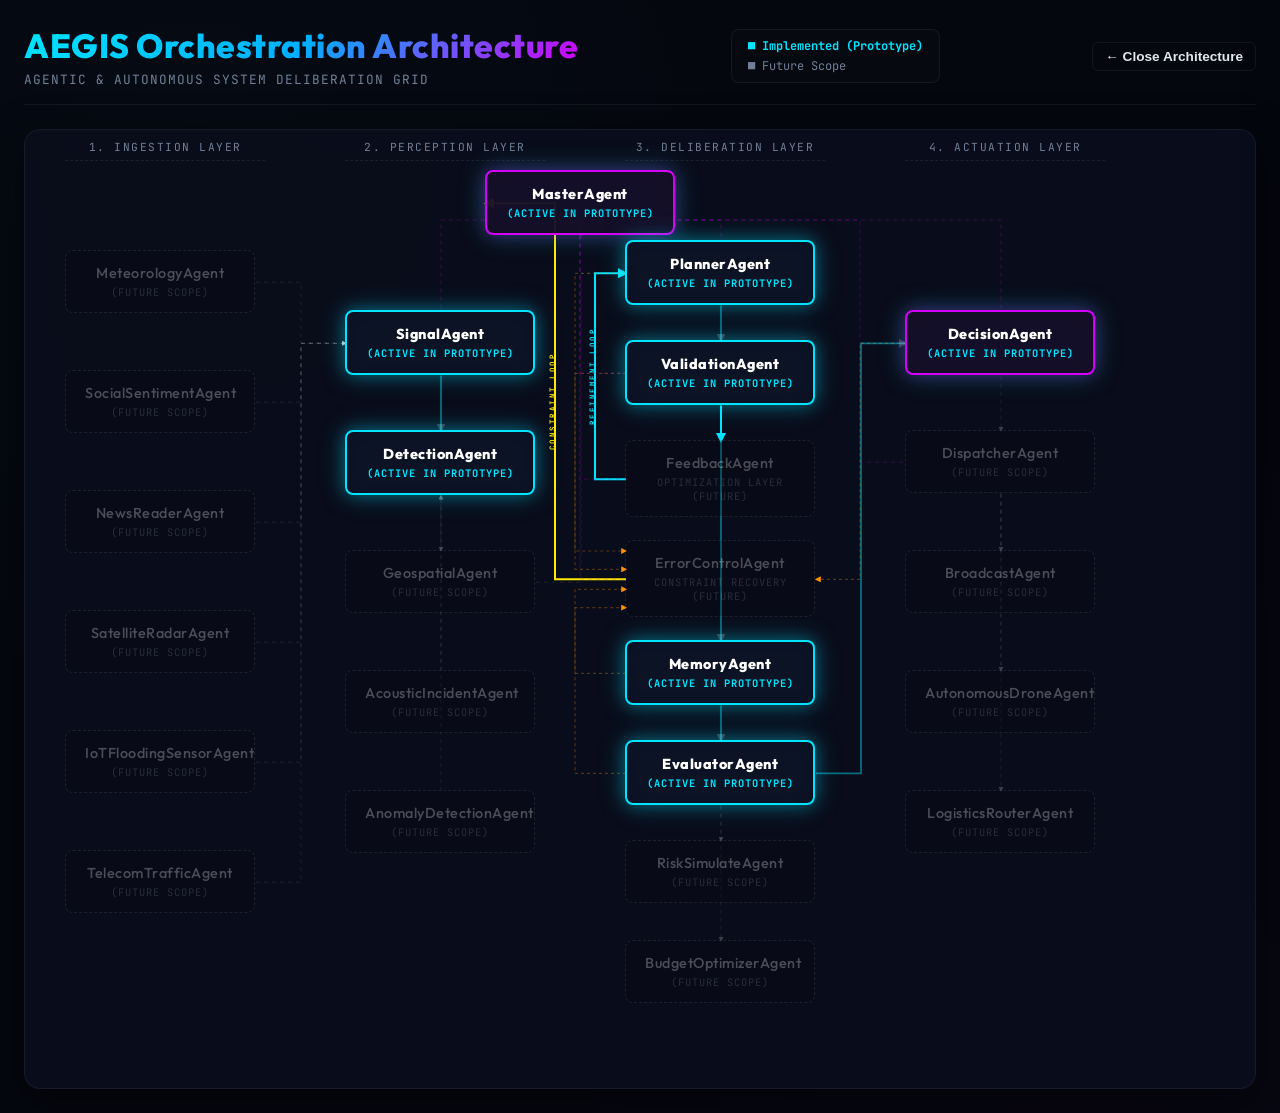
<file: frontend/architecture.html>
<!DOCTYPE html>
<html lang="en">
<head>
    <meta charset="UTF-8">
    <meta name="viewport" content="width=device-width, initial-scale=1.0">
    <title>AEGIS: Enterprise Agentic Orchestration Architecture</title>
    <!-- Google Fonts -->
    <link rel="preconnect" href="https://fonts.googleapis.com">
    <link rel="preconnect" href="https://fonts.gstatic.com" crossorigin>
    <link href="https://fonts.googleapis.com/css2?family=JetBrains+Mono:wght@400;500;700&family=Outfit:wght@300;400;600;800&display=swap" rel="stylesheet">
    <style>
        :root {
            --bg-dark: #05070f;
            --card-bg: rgba(10, 14, 28, 0.9);
            --border-color: rgba(255, 255, 255, 0.06);
            
            --color-cyan: #00e5ff;
            --color-green: #00e676;
            --color-amber: #ffea00;
            --color-red: #ff1744;
            --color-purple: #d500f9;
            --color-text: #e2e8f0;
            --color-text-dim: #718096;
            
            --font-outfit: 'Outfit', sans-serif;
            --font-mono: 'JetBrains Mono', monospace;
        }

        * {
            box-sizing: border-box;
            margin: 0;
            padding: 0;
        }

        body {
            background-color: var(--bg-dark);
            color: var(--color-text);
            font-family: var(--font-outfit);
            min-height: 100vh;
            overflow-x: hidden;
            background-image: 
                radial-gradient(circle at 15% 15%, rgba(0, 229, 255, 0.02) 0%, transparent 40%),
                radial-gradient(circle at 85% 85%, rgba(213, 0, 249, 0.02) 0%, transparent 40%);
            padding: 1.5rem;
        }

        .container {
            max-width: 1720px;
            margin: 0 auto;
        }

        header {
            margin-bottom: 1.5rem;
            border-bottom: 1px solid var(--border-color);
            padding-bottom: 1rem;
            display: flex;
            justify-content: space-between;
            align-items: center;
        }

        h1 {
            font-size: 2.1rem;
            font-weight: 800;
            letter-spacing: 0.5px;
            background: linear-gradient(135deg, var(--color-cyan) 0%, #00b0ff 50%, var(--color-purple) 100%);
            -webkit-background-clip: text;
            -webkit-text-fill-color: transparent;
        }

        .subtitle {
            font-family: var(--font-mono);
            font-size: 0.8rem;
            color: var(--color-text-dim);
            text-transform: uppercase;
            letter-spacing: 1px;
            margin-top: 4px;
        }

        .layout {
            display: block; /* Flowchart occupies full width */
            min-height: calc(100vh - 160px);
            position: relative;
        }

        /* Flowchart Panel */
        .flowchart-panel {
            background: var(--card-bg);
            border: 1px solid var(--border-color);
            border-radius: 16px;
            position: relative;
            overflow: auto;
            min-height: 960px;
            box-shadow: 0 12px 40px 0 rgba(0, 0, 0, 0.55);
            backdrop-filter: blur(16px);
        }

        /* Column Headers for Formal Architecture Layout */
        .column-headers {
            position: absolute;
            top: 10px;
            left: 0;
            width: 100%;
            z-index: 5;
            pointer-events: none;
        }

        .column-header {
            width: 200px;
            text-align: center;
            font-size: 0.7rem;
            font-family: var(--font-mono);
            text-transform: uppercase;
            letter-spacing: 1.5px;
            color: var(--color-text-dim);
            border-bottom: 1px dashed rgba(255, 255, 255, 0.08);
            padding-bottom: 6px;
        }

        /* Node Styling */
        .node-group {
            position: absolute;
            display: flex;
            flex-direction: column;
            align-items: center;
            z-index: 10;
        }

        .node {
            background: rgba(12, 17, 35, 0.95);
            border: 1px solid rgba(255, 255, 255, 0.08);
            border-radius: 8px;
            padding: 0.8rem 1.2rem;
            width: 190px;
            text-align: center;
            cursor: pointer;
            box-shadow: 0 4px 12px rgba(0, 0, 0, 0.6);
            transition: all 0.25s cubic-bezier(0.2, 0.8, 0.2, 1);
        }

        .node:hover {
            border-color: var(--color-cyan);
            box-shadow: 0 0 18px rgba(0, 229, 255, 0.25);
            transform: translateY(-2px);
        }

        .node.active {
            border-color: var(--color-purple) !important;
            box-shadow: 0 0 20px rgba(213, 0, 249, 0.4) !important;
            background: rgba(22, 17, 46, 0.95) !important;
        }

        .node-title {
            font-weight: 700;
            font-size: 0.9rem;
            letter-spacing: 0.5px;
            margin-bottom: 3px;
        }

        .node-type {
            font-family: var(--font-mono);
            font-size: 0.65rem;
            text-transform: uppercase;
            letter-spacing: 1px;
            color: var(--color-text-dim);
        }

        /* Node Colors */
        .node-master .node { border-color: rgba(213, 0, 249, 0.35); background: rgba(22, 13, 38, 0.95); }
        .node-master .node-title { color: var(--color-purple); }
        
        .node-ingest .node { border-color: rgba(0, 229, 255, 0.35); }
        .node-ingest .node-title { color: var(--color-cyan); }

        .node-core .node { border-color: rgba(0, 230, 118, 0.35); }
        .node-core .node-title { color: var(--color-green); }

        .node-audit .node { border-color: rgba(255, 23, 68, 0.35); }
        .node-audit .node-title { color: var(--color-red); }

        /* Visually separate layers: Core vs Others */
        .node-group.node-implemented {
            opacity: 1;
            filter: drop-shadow(0 0 12px rgba(0, 229, 255, 0.3));
        }
        
        .node-group.node-implemented .node {
            border: 2.5px solid var(--color-cyan) !important;
            box-shadow: 0 0 15px rgba(0, 229, 255, 0.25) !important;
        }
        
        .node-group.node-implemented.node-master .node {
            border-color: var(--color-purple) !important;
            box-shadow: 0 0 15px rgba(213, 0, 249, 0.25) !important;
        }

        .node-group.node-implemented .node-title {
            font-weight: 800;
            color: #ffffff !important;
        }

        .node-group.node-implemented .node-type {
            color: var(--color-cyan) !important;
            font-weight: bold;
        }

        .node-group.node-future {
            opacity: 0.45;
            transition: opacity 0.2s ease, transform 0.2s ease;
        }

        .node-group.node-future .node {
            border: 1px dashed rgba(255, 255, 255, 0.2) !important;
            background: rgba(5, 7, 15, 0.45) !important;
            box-shadow: none !important;
        }

        .node-group.node-future .node-title {
            color: rgba(255, 255, 255, 0.6) !important;
            font-weight: 500;
        }

        .node-group.node-future .node-type {
            color: rgba(255, 255, 255, 0.3) !important;
        }

        .node-group.node-future:hover {
            opacity: 0.85;
            transform: translateY(-1px);
        }

        /* SVG Connections Overlay */
        .connections-svg {
            position: absolute;
            top: 0;
            left: 0;
            width: 100%;
            height: 100%;
            z-index: 1;
            pointer-events: none;
        }

        .connection-line {
            fill: none;
            stroke: rgba(255, 255, 255, 0.1);
            stroke-width: 1.5;
            transition: stroke 0.2s ease, stroke-width 0.2s ease;
        }

        .connection-line.highlight {
            stroke: var(--color-cyan);
            stroke-width: 2.5;
            filter: drop-shadow(0 0 3px var(--color-cyan));
        }

        .connection-line.highlight-amber {
            stroke: var(--color-amber) !important;
            stroke-width: 2.5 !important;
            filter: drop-shadow(0 0 3px var(--color-amber)) !important;
        }

        .connection-line.highlight-orange {
            stroke: #ff9100 !important;
            stroke-width: 2.0 !important;
            filter: drop-shadow(0 0 2px #ff9100) !important;
        }

        /* Drawer Overlay styling for Details Panel */
        .details-panel {
            position: fixed;
            top: 0;
            right: -450px; /* Hidden offscreen by default */
            width: 420px;
            height: 100vh;
            background: rgba(6, 10, 24, 0.98);
            border-left: 1px solid rgba(255, 255, 255, 0.1);
            border-radius: 0;
            padding: 2.5rem 1.5rem;
            box-shadow: -10px 0 40px rgba(0, 0, 0, 0.8);
            backdrop-filter: blur(20px);
            z-index: 100;
            transition: right 0.35s cubic-bezier(0.2, 0.8, 0.2, 1);
            display: flex;
            flex-direction: column;
            gap: 1.5rem;
            overflow-y: auto;
        }

        .details-panel.open {
            right: 0; /* Slide in */
        }

        .close-btn {
            position: absolute;
            top: 15px;
            right: 15px;
            background: transparent;
            border: none;
            color: var(--color-text-dim);
            font-size: 1.5rem;
            cursor: pointer;
            transition: color 0.2s ease, transform 0.2s ease;
            z-index: 110;
            width: 30px;
            height: 30px;
            display: flex;
            align-items: center;
            justify-content: center;
            border-radius: 50%;
        }

        .close-btn:hover {
            color: var(--color-red);
            background: rgba(255, 23, 68, 0.1);
            transform: rotate(90deg);
        }

        .detail-section-title {
            font-size: 0.75rem;
            text-transform: uppercase;
            letter-spacing: 1px;
            color: var(--color-text-dim);
            border-bottom: 1px solid var(--border-color);
            padding-bottom: 4px;
            margin-bottom: 6px;
        }

        .detail-text {
            font-size: 0.85rem;
            line-height: 1.5;
            color: var(--color-text);
        }

        .detail-badge-group {
            display: flex;
            flex-wrap: wrap;
            gap: 6px;
            margin-top: 6px;
        }

        .detail-badge {
            background: rgba(255, 255, 255, 0.04);
            border: 1px solid rgba(255, 255, 255, 0.08);
            border-radius: 4px;
            padding: 2px 5px;
            font-size: 0.65rem;
            font-family: var(--font-mono);
        }

        .future-badge {
            border-color: rgba(213, 0, 249, 0.25);
            color: var(--color-purple);
            background: rgba(213, 0, 249, 0.04);
        }

        .loop-text {
            font-family: var(--font-mono);
            font-size: 0.65rem;
            font-weight: 700;
            letter-spacing: 1.5px;
            text-transform: uppercase;
        }

        .badge-green {
            border-color: rgba(0, 230, 118, 0.25);
            color: var(--color-green);
            background: rgba(0, 230, 118, 0.04);
        }

        .badge-white {
            border-color: rgba(255, 255, 255, 0.15);
            color: var(--color-text-dim);
            background: rgba(255, 255, 255, 0.02);
        }

        .btn-back {
            background: transparent;
            border: 1px solid var(--border-color);
            color: var(--color-text);
            padding: 6px 12px;
            border-radius: 6px;
            cursor: pointer;
            font-weight: 600;
            font-size: 0.85rem;
            transition: all 0.3s ease;
        }

        .btn-back:hover {
            border-color: var(--color-cyan);
            color: var(--color-cyan);
        }

        /* 4-Column Layout Coordinates (Formal Grid) */
        /* Header Orch */
        #node-master { top: 40px; left: 460px; }

        /* Col 1: Ingestion Layer (left: 40px) */
        #node-weather { top: 120px; left: 40px; }
        #node-unrest { top: 240px; left: 40px; }
        #node-news { top: 360px; left: 40px; }
        #node-satellite { top: 480px; left: 40px; }
        #node-iot { top: 600px; left: 40px; }
        #node-telecom { top: 720px; left: 40px; }

        /* Col 2: Perception Layer (left: 320px) */
        #node-signal { top: 180px; left: 320px; }
        #node-detection { top: 300px; left: 320px; }
        #node-geospatial { top: 420px; left: 320px; }
        #node-acoustic { top: 540px; left: 320px; }
        #node-anomaly { top: 660px; left: 320px; }

        /* Col 3: Deliberation Layer (left: 600px) */
        #node-planner { top: 110px; left: 600px; }
        #node-validation { top: 210px; left: 600px; }
        #node-feedback { top: 310px; left: 600px; }
        #node-error-control { top: 410px; left: 600px; }
        #node-memory { top: 510px; left: 600px; }
        #node-evaluator { top: 610px; left: 600px; }
        #node-risk-sim { top: 710px; left: 600px; }
        #node-budget-opt { top: 810px; left: 600px; }

        /* Col 4: Actuation Layer (left: 880px) */
        #node-decision { top: 180px; left: 880px; }
        #node-dispatch { top: 300px; left: 880px; }
        #node-broadcast { top: 420px; left: 880px; }
        #node-drone { top: 540px; left: 880px; }
        #node-logistics { top: 660px; left: 880px; }
    </style>
</head>
<body>
    <div class="container">
        <header>
            <div>
                <h1>AEGIS Orchestration Architecture</h1>
                <div class="subtitle">Agentic & Autonomous System Deliberation Grid</div>
            </div>
            <!-- Scope Legend -->
            <div class="scope-legend" style="display: flex; flex-direction: column; gap: 4px; font-family: var(--font-mono); font-size: 0.75rem; border: 1px solid var(--border-color); padding: 0.5rem 1rem; border-radius: 8px; background: rgba(255,255,255,0.01);">
                <div style="color: var(--color-cyan); font-weight: bold;">■ Implemented (Prototype)</div>
                <div style="color: var(--color-text-dim);">■ Future Scope</div>
            </div>
            <button class="btn-back" onclick="window.close()">← Close Architecture</button>
        </header>

        <div class="layout">
            <!-- Flowchart Canvas -->
            <div class="flowchart-panel" id="canvas-container">
                <div class="column-headers">
                    <div class="column-header" style="position: absolute; left: 40px;">1. Ingestion Layer</div>
                    <div class="column-header" style="position: absolute; left: 320px;">2. Perception Layer</div>
                    <div class="column-header" style="position: absolute; left: 600px;">3. Deliberation Layer</div>
                    <div class="column-header" style="position: absolute; left: 880px;">4. Actuation Layer</div>
                </div>

                <svg class="connections-svg" id="svg-canvas">
                    <!-- Connections drawn dynamically -->
                </svg>

                <!-- ORCHESTRATOR -->
                <div class="node-group node-master node-implemented" id="node-master" data-node="master">
                    <div class="node">
                        <div class="node-title">MasterAgent</div>
                        <div class="node-type">(Active in Prototype)</div>
                    </div>
                </div>

                <!-- LAYER 1: INGESTION -->
                <div class="node-group node-ingest node-future" id="node-weather" data-node="weather">
                    <div class="node">
                        <div class="node-title">MeteorologyAgent</div>
                        <div class="node-type">(Future Scope)</div>
                    </div>
                </div>
                <div class="node-group node-ingest node-future" id="node-unrest" data-node="unrest">
                    <div class="node">
                        <div class="node-title">SocialSentimentAgent</div>
                        <div class="node-type">(Future Scope)</div>
                    </div>
                </div>
                <div class="node-group node-ingest node-future" id="node-news" data-node="news">
                    <div class="node">
                        <div class="node-title">NewsReaderAgent</div>
                        <div class="node-type">(Future Scope)</div>
                    </div>
                </div>
                <div class="node-group node-ingest node-future" id="node-satellite" data-node="satellite">
                    <div class="node">
                        <div class="node-title">SatelliteRadarAgent</div>
                        <div class="node-type">(Future Scope)</div>
                    </div>
                </div>
                <div class="node-group node-ingest node-future" id="node-iot" data-node="iot">
                    <div class="node">
                        <div class="node-title">IoTFloodingSensorAgent</div>
                        <div class="node-type">(Future Scope)</div>
                    </div>
                </div>
                <div class="node-group node-ingest node-future" id="node-telecom" data-node="telecom">
                    <div class="node">
                        <div class="node-title">TelecomTrafficAgent</div>
                        <div class="node-type">(Future Scope)</div>
                    </div>
                </div>

                <!-- LAYER 2: PERCEPTION -->
                <div class="node-group node-core node-implemented" id="node-signal" data-node="signal">
                    <div class="node">
                        <div class="node-title">SignalAgent</div>
                        <div class="node-type">(Active in Prototype)</div>
                    </div>
                </div>
                <div class="node-group node-core node-implemented" id="node-detection" data-node="detection">
                    <div class="node">
                        <div class="node-title">DetectionAgent</div>
                        <div class="node-type">(Active in Prototype)</div>
                    </div>
                </div>
                <div class="node-group node-core node-future" id="node-geospatial" data-node="geospatial">
                    <div class="node">
                        <div class="node-title">GeospatialAgent</div>
                        <div class="node-type">(Future Scope)</div>
                    </div>
                </div>
                <div class="node-group node-core node-future" id="node-acoustic" data-node="acoustic">
                    <div class="node">
                        <div class="node-title">AcousticIncidentAgent</div>
                        <div class="node-type">(Future Scope)</div>
                    </div>
                </div>
                <div class="node-group node-core node-future" id="node-anomaly" data-node="anomaly">
                    <div class="node">
                        <div class="node-title">AnomalyDetectionAgent</div>
                        <div class="node-type">(Future Scope)</div>
                    </div>
                </div>

                <!-- LAYER 3: DELIBERATION -->
                <div class="node-group node-core node-implemented" id="node-planner" data-node="planner">
                    <div class="node">
                        <div class="node-title">PlannerAgent</div>
                        <div class="node-type">(Active in Prototype)</div>
                    </div>
                </div>
                <div class="node-group node-audit node-implemented" id="node-validation" data-node="validation">
                    <div class="node">
                        <div class="node-title">ValidationAgent</div>
                        <div class="node-type">(Active in Prototype)</div>
                    </div>
                </div>
                <div class="node-group node-audit node-future" id="node-feedback" data-node="feedback">
                    <div class="node">
                        <div class="node-title">FeedbackAgent</div>
                        <div class="node-type">Optimization Layer<br>(Future)</div>
                    </div>
                </div>
                <div class="node-group node-audit node-future" id="node-error-control" data-node="error-control">
                    <div class="node">
                        <div class="node-title">ErrorControlAgent</div>
                        <div class="node-type">Constraint Recovery<br>(Future)</div>
                    </div>
                </div>
                <div class="node-group node-audit node-implemented" id="node-memory" data-node="memory">
                    <div class="node">
                        <div class="node-title">MemoryAgent</div>
                        <div class="node-type">(Active in Prototype)</div>
                    </div>
                </div>
                <div class="node-group node-audit node-implemented" id="node-evaluator" data-node="evaluator">
                    <div class="node">
                        <div class="node-title">EvaluatorAgent</div>
                        <div class="node-type">(Active in Prototype)</div>
                    </div>
                </div>
                <div class="node-group node-audit node-future" id="node-risk-sim" data-node="risk-sim">
                    <div class="node">
                        <div class="node-title">RiskSimulateAgent</div>
                        <div class="node-type">(Future Scope)</div>
                    </div>
                </div>
                <div class="node-group node-audit node-future" id="node-budget-opt" data-node="budget-opt">
                    <div class="node">
                        <div class="node-title">BudgetOptimizerAgent</div>
                        <div class="node-type">(Future Scope)</div>
                    </div>
                </div>

                <!-- LAYER 4: ACTUATION -->
                <div class="node-group node-master node-implemented" id="node-decision" data-node="decision">
                    <div class="node">
                        <div class="node-title">DecisionAgent</div>
                        <div class="node-type">(Active in Prototype)</div>
                    </div>
                </div>
                <div class="node-group node-master node-future" id="node-dispatch" data-node="dispatch">
                    <div class="node">
                        <div class="node-title">DispatcherAgent</div>
                        <div class="node-type">(Future Scope)</div>
                    </div>
                </div>
                <div class="node-group node-master node-future" id="node-broadcast" data-node="broadcast">
                    <div class="node">
                        <div class="node-title">BroadcastAgent</div>
                        <div class="node-type">(Future Scope)</div>
                    </div>
                </div>
                <div class="node-group node-master node-future" id="node-drone" data-node="drone">
                    <div class="node">
                        <div class="node-title">AutonomousDroneAgent</div>
                        <div class="node-type">(Future Scope)</div>
                    </div>
                </div>
                <div class="node-group node-master node-future" id="node-logistics" data-node="logistics">
                    <div class="node">
                        <div class="node-title">LogisticsRouterAgent</div>
                        <div class="node-type">(Future Scope)</div>
                    </div>
                </div>
            </div>

            <!-- Details Panel (Initially Closed Drawer Overlay) -->
            <div class="details-panel" id="details-panel"></div>
        </div>
    </div>

    <script>
        const nodesData = {
            master: {
                title: "MasterAgent",
                type: "Global System Orchestrator",
                role: "Parent orchestrator coordinating state flow and execution loops across the entire system.",
                status: "Active in Prototype",
                impact: "Synchronizes the perception, deliberation, and actuation layers.",
                future: "Enterprise-scale daemon running on async Python thread pools utilizing Redis pub/sub. Dynamically manages runtime task logs and exposes WebSocket event heartbeats for command consoles."
            },
            weather: {
                title: "MeteorologyAgent",
                type: "Weather API Stream Ingestor",
                role: "Autonomous ingestion stream that queries external environmental servers for precipitation metrics.",
                status: "Future Scope",
                impact: "Provides early warning of rainfall volume and potential storm surges.",
                future: "Continuous API integrations with open weather networks, local river telemetry sensors, and meteorological radar grids to update data values every 30 seconds."
            },
            unrest: {
                title: "SocialSentimentAgent",
                type: "Social Media Scraper Ingestor",
                role: "Pulls civil unrest telemetry, crowd agitation signals, and public panic indices.",
                status: "Future Scope",
                impact: "Flags sudden social unrest escalations and risk coordinates.",
                future: "Asynchronous social scraping pipeline processing local geo-fenced posts and forum threads using LLM-driven classification to detect flash mobs and protests."
            },
            news: {
                title: "NewsReaderAgent",
                type: "News RSS Ingestor",
                role: "Monitors emergency bulletins, RSS feeds, and police scanner texts for anomalies.",
                status: "Future Scope",
                impact: "Detects structural accidents, road blockages, and municipal alert states.",
                future: "Parses emergency dispatch signals and RSS news grids to automatically extract locations of transport accidents or road blockages."
            },
            satellite: {
                title: "SatelliteRadarAgent",
                type: "Earth Observation SAR Ingestor",
                role: "Queries satellite synthetic aperture radar (SAR) imagery to monitor flood boundaries.",
                status: "Future Scope",
                impact: "Enables cloud-penetrating water level visualization over active hazard maps.",
                future: "Automated queries to Sentinel/Landsat image repositories to vector hazard maps."
            },
            iot: {
                title: "IoTFloodingSensorAgent",
                type: "IoT River Telemetry Monitor",
                role: "Ingests live telemetry from physical ultrasonic water level sensors.",
                status: "Future Scope",
                impact: "Delivers exact water heights at major bridges and river bends.",
                future: "Direct MQTT broker listener connecting to physical solar-powered telemetry sensors."
            },
            telecom: {
                title: "TelecomTrafficAgent",
                type: "Cell Density & Traffic Ingestor",
                role: "Monitors cellular tower density spikes to locate evacuation traffic jams.",
                status: "Future Scope",
                impact: "Identifies transit blockages and crowded public safety sectors.",
                future: "Secure API connection with base transceiver stations (BTS) to trace spatial phone density metrics."
            },
            signal: {
                title: "SignalAgent",
                type: "Telemetry Normalizer",
                role: "Filters raw feeds from ingestors and normalizes variables into standard threat metrics.",
                status: "Active in Prototype",
                impact: "Translates disparate sensor streams into clean, uniform float values.",
                future: "Kafka-driven ingestion system converting raw, unstructured logs into structured JSON matrices."
            },
            detection: {
                title: "DetectionAgent",
                type: "Threat Assessor",
                role: "Analyzes incoming variables to calculate a normalized Crisis Severity Index.",
                status: "Active in Prototype",
                impact: "Triggers global alert escalations (Amber/Red) when safety boundaries are breached.",
                future: "Predictive neural networks running threat forecast algorithms to predict flash floods and incident curves."
            },
            geospatial: {
                title: "GeospatialAgent",
                type: "GIS Grid Vectorizer",
                role: "Overlays active threat zones and resource locations onto coordinate maps.",
                status: "Future Scope",
                impact: "Enables spatial routing of rescue assets around active hazard corridors.",
                future: "Integration with GIS map servers (e.g., ArcGIS) to dynamically compute cost-surfaces for rescue routes."
            },
            acoustic: {
                title: "AcousticIncidentAgent",
                type: "Audio Threat Detector",
                role: "Monitors emergency sirens, gunshot signatures, and decibel anomalies.",
                status: "Future Scope",
                impact: "Flags acoustic incidents before text-based news alerts are published.",
                future: "Acoustic pattern classification models deploying directly on edge smart city microphones."
            },
            anomaly: {
                title: "AnomalyDetectionAgent",
                type: "ML Pattern Auditor",
                role: "Scans normalized data streams for abnormal spikes or sensor drift.",
                status: "Future Scope",
                impact: "Prevents system errors by auditing sensor calibration and telemetry drift.",
                future: "Autoencoder models running on continuous input streams to catch hardware anomalies."
            },
            planner: {
                title: "PlannerAgent",
                type: "Strategy Generator",
                role: "Drafts alternative mitigation strategies matching current severity constraints.",
                status: "Active in Prototype",
                impact: "Assembles detailed action plans with cost and coverage projections.",
                future: "Closed-loop strategy generator utilizing specialized LLMs to assemble resources and schedules."
            },
            validation: {
                title: "ValidationAgent",
                type: "Constraint Auditor",
                role: "Audits proposed plans against budget ceilings and safety constraints.",
                status: "Active in Prototype",
                impact: "Blocks unsafe or over-budget strategies from entering the action queue.",
                future: "Formal compliance verification engine mapping legal emergency parameters and airspace limits."
            },
            feedback: {
                title: "Optimization Layer (Future)",
                type: "Loop Updation Engine",
                role: "Formulates plan updates based on constraint failures or score penalties.",
                status: "Future Scope",
                impact: "Automatically adjusts plan variables to satisfy target constraints.",
                future: "Generates feedback logs that guide the PlannerAgent to repair constraint violations."
            },
            "error-control": {
                title: "Constraint Recovery (Future)",
                type: "Exception Recovery & Adaptation Engine",
                role: "Monitors execution exceptions and state drift to recover operational parameters.",
                status: "Future Scope",
                impact: "Maintains system uptime by resolving runtime logic exceptions.",
                future: "An AI recovery sub-agent capable of adjusting local configuration thresholds and execution pathways at runtime."
            },
            memory: {
                title: "MemoryAgent",
                type: "Precedent Library",
                role: "Retrieves historical emergency records to apply empirical scores to current plan options.",
                status: "Active in Prototype",
                impact: "Prioritizes candidate plans that match successful past operations.",
                future: "High-performance vector database indexing (e.g., Qdrant) matching current threat vectors against global disaster libraries."
            },
            evaluator: {
                title: "EvaluatorAgent",
                type: "Aggregate Scorer",
                role: "Computes multi-criteria scores for candidate strategies based on weight configurations.",
                status: "Active in Prototype",
                impact: "Produces ranking metrics for strategy leaderboard resolution.",
                future: "Dynamic scoring algorithm adjusting weights based on system constraints."
            },
            "risk-sim": {
                title: "RiskSimulateAgent",
                type: "Monte Carlo Risk Simulator",
                role: "Runs simulations of action plans against chaotic variables to calculate success indexes.",
                status: "Future Scope",
                impact: "Identifies strategies vulnerable to cascading incident failures.",
                future: "Distributed CPU clusters running thousands of parallel simulations to forecast plan success margins."
            },
            "budget-opt": {
                title: "BudgetOptimizerAgent",
                type: "Cost Efficiency Optimizer",
                role: "Analyzes resource allocations to identify cost-saving plan variations.",
                status: "Future Scope",
                impact: "Maximizes emergency resource utility under strict financial caps.",
                future: "Linear programming solvers optimizing resource-to-task assignment matrices."
            },
            decision: {
                title: "DecisionAgent",
                type: "Resolution Engine",
                role: "Selects the optimal strategy and generates explainability briefs.",
                status: "Active in Prototype",
                impact: "Produces clear human-readable decisions from the scoring leaderboard.",
                future: "Explainable AI brief generator compiling mission briefs, risk checklists, and legal reviews for commanders."
            },
            dispatch: {
                title: "DispatcherAgent",
                type: "Asset Actuator",
                role: "Translates selected plans into concrete physical dispatch instructions.",
                status: "Future Scope",
                impact: "Coordinates resources, transport vehicles, and support squads.",
                future: "Real-time dispatch system integrated with emergency vehicle GPS trackers, automated drone autopilots, and resource databases."
            },
            broadcast: {
                title: "BroadcastAgent",
                type: "EAS Alert Actuator",
                role: "Distributes emergency alert bulletins and updates digital signage.",
                status: "Future Scope",
                impact: "Directs public safety warnings to communities in risk zones.",
                future: "Integration with national emergency broadcast APIs (EAS, FEMA IPAWS) and cellular SMS alert systems to push localized safety warnings."
            },
            drone: {
                title: "AutonomousDroneAgent",
                type: "Aerial Dispatch Coordinator",
                role: "Coordinates drone flight paths for aerial bridge drops and surveillance.",
                status: "Future Scope",
                impact: "Provides live spatial imaging in flooded or blocked corridors.",
                future: "Autonomous UAS traffic management platform dispatching long-range survey and supply UAVs."
            },
            logistics: {
                title: "LogisticsRouterAgent",
                type: "Convoy Routing Engine",
                role: "Coordinates ground supply convoy paths through verified safe sectors.",
                status: "Future Scope",
                impact: "Ensures relief supplies bypass active hazard zones.",
                future: "Dynamic ground transit routing algorithms updating base routes from real-time hazard grids."
            }
        };

        // Graph connections (100% formal, orthogonal routing)
        const connections = [
            // Ingestion to Signal
            { from: 'node-weather', to: 'node-signal' },
            { from: 'node-unrest', to: 'node-signal' },
            { from: 'node-news', to: 'node-signal' },
            { from: 'node-satellite', to: 'node-signal' },
            { from: 'node-iot', to: 'node-signal' },
            { from: 'node-telecom', to: 'node-signal' },
            
            // Perception sequence
            { from: 'node-signal', to: 'node-detection' },
            { from: 'node-detection', to: 'node-geospatial' },
            { from: 'node-acoustic', to: 'node-detection' },
            { from: 'node-anomaly', to: 'node-detection' },
            
            // Deliberation Core sequence
            { from: 'node-geospatial', to: 'node-planner' },
            { from: 'node-planner', to: 'node-validation' },
            
            // Core Updation/Feedback Loops
            { from: 'node-validation', to: 'node-feedback' },
            
            // Deliberation to Evaluation
            { from: 'node-validation', to: 'node-memory' },
            { from: 'node-memory', to: 'node-evaluator' },
            
            // Evaluator to specialized optimizers
            { from: 'node-evaluator', to: 'node-risk-sim' },
            { from: 'node-evaluator', to: 'node-budget-opt' },
            
            // Evaluation to Actuation
            { from: 'node-evaluator', to: 'node-decision' },
            { from: 'node-decision', to: 'node-dispatch' },
            { from: 'node-dispatch', to: 'node-broadcast' },
            { from: 'node-dispatch', to: 'node-drone' },
            { from: 'node-dispatch', to: 'node-logistics' }
        ];

        // Global Orchestrator lines (Draw from Master to other nodes)
        const orchestratorTargets = [
            'node-signal', 
            'node-planner', 
            'node-validation', 
            'node-feedback', 
            'node-error-control', 
            'node-decision', 
            'node-dispatch'
        ];

        function getIntersectionPoint(fromRect, toRect, canvasRect) {
            const fromX = fromRect.left - canvasRect.left;
            const fromY = fromRect.top - canvasRect.top;
            const toX = toRect.left - canvasRect.left;
            const toY = toRect.top - canvasRect.top;

            let x1, y1, x2, y2;

            if (fromX < toX) {
                // Horizontal left-to-right
                x1 = fromX + fromRect.width;
                y1 = fromY + fromRect.height / 2;
                x2 = toX;
                y2 = toY + toRect.height / 2;
            } else if (fromX > toX) {
                // Horizontal right-to-left
                x1 = fromX;
                y1 = fromY + fromRect.height / 2;
                x2 = toX + toRect.width;
                y2 = toY + toRect.height / 2;
            } else {
                // Same column vertical
                x1 = fromX + fromRect.width / 2;
                x2 = toX + toRect.width / 2;
                if (fromY < toY) {
                    y1 = fromY + fromRect.height;
                    y2 = toY;
                } else {
                    y1 = fromY;
                    y2 = toY + toRect.height;
                }
            }

            return { x1, y1, x2, y2 };
        }

        function drawConnections() {
            const svg = document.getElementById('svg-canvas');
            svg.innerHTML = ''; // Clear

            const defs = document.createElementNS("http://www.w3.org/2000/svg", "defs");
            defs.innerHTML = `
                <marker id="arrow" viewBox="0 0 10 10" refX="8" refY="5" markerWidth="5" markerHeight="5" orient="auto-start-reverse">
                    <path d="M 0 0 L 10 5 L 0 10 z" fill="rgba(255,255,255,0.2)" />
                </marker>
                <marker id="arrow-highlight" viewBox="0 0 10 10" refX="8" refY="5" markerWidth="5" markerHeight="5" orient="auto-start-reverse">
                    <path d="M 0 0 L 10 5 L 0 10 z" fill="#00e5ff" />
                </marker>
                <marker id="arrow-cyan" viewBox="0 0 10 10" refX="8" refY="5" markerWidth="5" markerHeight="5" orient="auto-start-reverse">
                    <path d="M 0 0 L 10 5 L 0 10 z" fill="#00e5ff" />
                </marker>
                <marker id="arrow-amber" viewBox="0 0 10 10" refX="8" refY="5" markerWidth="5" markerHeight="5" orient="auto-start-reverse">
                    <path d="M 0 0 L 10 5 L 0 10 z" fill="#ffea00" />
                </marker>
                <marker id="arrow-orange" viewBox="0 0 10 10" refX="8" refY="5" markerWidth="5" markerHeight="5" orient="auto-start-reverse">
                    <path d="M 0 0 L 10 5 L 0 10 z" fill="#ff9100" />
                </marker>
            `;
            svg.appendChild(defs);

            const canvasRect = document.getElementById('canvas-container').getBoundingClientRect();

            // 1. Draw sequential data connections
            connections.forEach((conn, index) => {
                const fromEl = document.getElementById(conn.from);
                const toEl = document.getElementById(conn.to);
                
                if (!fromEl || !toEl) return;

                const fromRect = fromEl.getBoundingClientRect();
                const toRect = toEl.getBoundingClientRect();

                const { x1, y1, x2, y2 } = getIntersectionPoint(fromRect, toRect, canvasRect);

                const path = document.createElementNS("http://www.w3.org/2000/svg", "path");
                let dStr = "";

                if (Math.abs(x1 - x2) > 40) {
                    // Different columns (orthogonal corridor routing)
                    let midX = (x1 + x2) / 2;
                    if (x1 < 200 && x2 > 300) midX = 275;      // Corridor 1 (Col 1 to Col 2)
                    else if (x1 < 500 && x2 > 580) midX = 555; // Corridor 2 (Col 2 to Col 3)
                    else if (x1 < 780 && x2 > 860) midX = 835; // Corridor 3 (Col 3 to Col 4)
                    
                    dStr = `M ${x1} ${y1} H ${midX} V ${y2} H ${x2}`;
                } else {
                    // Same column (direct vertical line)
                    dStr = `M ${x1} ${y1} L ${x2} ${y2}`;
                }

                // Style based on implemented vs future
                const isFromImplemented = fromEl.classList.contains('node-implemented');
                const isToImplemented = toEl.classList.contains('node-implemented');

                path.setAttribute("d", dStr);
                path.setAttribute("id", `line-${index}`);
                
                if (isFromImplemented && isToImplemented) {
                    path.setAttribute("class", "connection-line");
                    path.setAttribute("style", "stroke: rgba(0, 229, 255, 0.45); stroke-width: 1.8; fill: none;");
                } else {
                    path.setAttribute("class", "connection-line");
                    path.setAttribute("style", "stroke: rgba(255, 255, 255, 0.08); stroke-width: 1.0; stroke-dasharray: 4,4; fill: none;");
                }
                
                path.setAttribute("marker-end", "url(#arrow)");
                svg.appendChild(path);
            });

            // 2. Draw refinement loop: Validation -> Optimization Layer -> Planner
            const valEl = document.getElementById('node-validation');
            const feedEl = document.getElementById('node-feedback');
            const planEl = document.getElementById('node-planner');
            
            if (valEl && feedEl && planEl) {
                const valRect = valEl.getBoundingClientRect();
                const feedRect = feedEl.getBoundingClientRect();
                const planRect = planEl.getBoundingClientRect();

                // 2a. Validation -> Optimization Layer (vertical down)
                const vY = valRect.top - canvasRect.top + valRect.height;
                const vX = valRect.left - canvasRect.left + valRect.width / 2;
                const fY = feedRect.top - canvasRect.top;
                const pathValFeed = document.createElementNS("http://www.w3.org/2000/svg", "path");
                pathValFeed.setAttribute("d", `M ${vX} ${vY} L ${vX} ${fY}`);
                pathValFeed.setAttribute("id", "feedback-input-line");
                pathValFeed.setAttribute("class", "connection-line");
                pathValFeed.setAttribute("style", "stroke: var(--color-cyan); stroke-width: 2.0; fill: none;");
                pathValFeed.setAttribute("marker-end", "url(#arrow-cyan)");
                svg.appendChild(pathValFeed);

                // 2b. Optimization Layer loop back to Planner (left corridor back)
                const startX = feedRect.left - canvasRect.left;
                const startY = feedRect.top - canvasRect.top + feedRect.height / 2;
                const endX = planRect.left - canvasRect.left;
                const endY = planRect.top - canvasRect.top + planRect.height / 2;
                const loopX = 570; // Specific vertical refinement loop lane

                const pathFeedPlan = document.createElementNS("http://www.w3.org/2000/svg", "path");
                pathFeedPlan.setAttribute("d", `M ${startX} ${startY} H ${loopX} V ${endY} H ${endX}`);
                pathFeedPlan.setAttribute("id", "feedback-loop-line");
                pathFeedPlan.setAttribute("class", "connection-line");
                pathFeedPlan.setAttribute("style", "stroke: var(--color-cyan); stroke-width: 2.0; fill: none;");
                pathFeedPlan.setAttribute("marker-end", "url(#arrow-cyan)");
                svg.appendChild(pathFeedPlan);

                // Add REFINEMENT LOOP text
                const text = document.createElementNS("http://www.w3.org/2000/svg", "text");
                text.setAttribute("x", loopX);
                text.setAttribute("y", (startY + endY) / 2);
                text.setAttribute("transform", `rotate(-90 ${loopX} ${(startY + endY) / 2})`);
                text.setAttribute("fill", "var(--color-cyan)");
                text.setAttribute("font-size", "7.5");
                text.setAttribute("font-family", "var(--font-mono)");
                text.setAttribute("font-weight", "bold");
                text.setAttribute("letter-spacing", "1.5");
                text.setAttribute("text-anchor", "middle");
                text.textContent = "REFINEMENT LOOP";
                svg.appendChild(text);
            }

            // 3. Draw CONSTRAINT LOOP:
            const errorEl = document.getElementById('node-error-control');
            const masterEl = document.getElementById('node-master');
            if (errorEl && masterEl) {
                const errorRect = errorEl.getBoundingClientRect();
                const masterRect = masterEl.getBoundingClientRect();

                // 3a. Error input lines from deliberation and actuation agents
                const errorTargets = ['node-planner', 'node-validation', 'node-memory', 'node-evaluator', 'node-decision'];
                const errInputX = 550; // Corridor lane for error inputs
                const errRecvY_top = errorRect.top - canvasRect.top + 10;
                const errRecvY_mid = errorRect.top - canvasRect.top + errorRect.height / 2;
                const errRecvY_bot = errorRect.top - canvasRect.top + errorRect.height - 10;

                errorTargets.forEach((targetId) => {
                    const tEl = document.getElementById(targetId);
                    if (!tEl) return;
                    const tRect = tEl.getBoundingClientRect();
                    const tX_left = tRect.left - canvasRect.left;
                    const tX_right = tX_left + tRect.width;
                    const tY = tRect.top - canvasRect.top + tRect.height / 2;

                    const pathErr = document.createElementNS("http://www.w3.org/2000/svg", "path");
                    let dStr = "";

                    if (targetId === 'node-decision') {
                        // Enter error control from the right edge
                        dStr = `M ${tX_left} ${tY} H 835 V ${errRecvY_mid} H ${tX_left - 90}`;
                    } else {
                        // Left corridor entry
                        let entryY = errRecvY_mid;
                        if (tY < errRecvY_mid) entryY = (targetId === 'node-planner') ? errRecvY_top : errRecvY_mid - 10;
                        else entryY = (targetId === 'node-evaluator') ? errRecvY_bot : errRecvY_mid + 10;

                        dStr = `M ${tX_left} ${tY} H ${errInputX} V ${entryY} H ${tX_left}`;
                    }

                    pathErr.setAttribute("d", dStr);
                    pathErr.setAttribute("class", `connection-line error-input-line line-from-${targetId.replace('node-', '')}`);
                    pathErr.setAttribute("style", "stroke: rgba(255, 145, 0, 0.3); stroke-width: 1.2; stroke-dasharray: 3,3; fill: none;");
                    pathErr.setAttribute("marker-end", "url(#arrow-orange)");
                    svg.appendChild(pathErr);
                });

                // 3b. Constraint Recovery loop back to MasterAgent (solid amber)
                const startX = errorRect.left - canvasRect.left;
                const startY = errorRect.top - canvasRect.top + errorRect.height / 2;
                const endX = masterRect.left - canvasRect.left;
                const endY = masterRect.top - canvasRect.top + masterRect.height / 2;
                const loopX = 530; // Dedicated constraint loop lane

                const pathErrMaster = document.createElementNS("http://www.w3.org/2000/svg", "path");
                pathErrMaster.setAttribute("d", `M ${startX} ${startY} H ${loopX} V ${endY} H ${endX}`);
                pathErrMaster.setAttribute("id", "constraint-loop-line");
                pathErrMaster.setAttribute("class", "connection-line");
                pathErrMaster.setAttribute("style", "stroke: var(--color-amber); stroke-width: 2.0; fill: none;");
                pathErrMaster.setAttribute("marker-end", "url(#arrow-amber)");
                svg.appendChild(pathErrMaster);

                // Add CONSTRAINT LOOP text
                const text = document.createElementNS("http://www.w3.org/2000/svg", "text");
                text.setAttribute("x", loopX);
                text.setAttribute("y", (startY + endY) / 2 + 10);
                text.setAttribute("transform", `rotate(-90 ${loopX} ${(startY + endY) / 2 + 10})`);
                text.setAttribute("fill", "var(--color-amber)");
                text.setAttribute("font-size", "7.5");
                text.setAttribute("font-family", "var(--font-mono)");
                text.setAttribute("font-weight", "bold");
                text.setAttribute("letter-spacing", "1.5");
                text.setAttribute("text-anchor", "middle");
                text.textContent = "CONSTRAINT LOOP";
                svg.appendChild(text);
            }

            // 4. Draw global orchestrator commands from MasterAgent (dashed purple lines)
            const masterRect = masterEl.getBoundingClientRect();
            const mX = (masterRect.left - canvasRect.left) + masterRect.width / 2;
            const mY = (masterRect.top - canvasRect.top) + masterRect.height;

            orchestratorTargets.forEach((targetId) => {
                const targetEl = document.getElementById(targetId);
                if (!targetEl) return;
                const tRect = targetEl.getBoundingClientRect();
                const tX_left = tRect.left - canvasRect.left;
                const tY_center = (tRect.top - canvasRect.top) + tRect.height / 2;
                const tY_top = tRect.top - canvasRect.top;

                let dStr = "";
                const isTopNode = (targetId === 'node-signal' || targetId === 'node-planner' || targetId === 'node-decision');
                
                if (isTopNode) {
                    const targetX = tX_left + tRect.width / 2;
                    dStr = `M ${mX} ${mY} V 90 H ${targetX} V ${tY_top}`;
                } else {
                    let corrX = 555;
                    let entryX = tX_left;
                    if (targetId.includes('dispatch') || targetId.includes('broadcast') || targetId.includes('drone') || targetId.includes('logistics')) {
                        corrX = 835;
                    }
                    dStr = `M ${mX} ${mY} V 90 H ${corrX} V ${tY_center} H ${entryX}`;
                }

                const path = document.createElementNS("http://www.w3.org/2000/svg", "path");
                path.setAttribute("d", dStr);
                path.setAttribute("class", "connection-line");
                path.setAttribute("style", "stroke: rgba(213, 0, 249, 0.15); stroke-dasharray: 4,4; fill: none;");
                svg.appendChild(path);
            });
        }

        function closeDetailsPanel() {
            document.getElementById('details-panel').classList.remove('open');
            document.querySelectorAll('.node-group .node').forEach(el => el.classList.remove('active'));
            
            // Remove all highlight lines
            document.querySelectorAll('.connection-line').forEach(line => {
                line.classList.remove('highlight');
                line.classList.remove('highlight-amber');
                line.classList.remove('highlight-orange');
                line.setAttribute("marker-end", "url(#arrow)");
            });
            const feedbackInput = document.getElementById('feedback-input-line');
            if (feedbackInput) feedbackInput.setAttribute("style", "stroke: var(--color-cyan); stroke-width: 2.0; fill: none;");
            const feedbackLoop = document.getElementById('feedback-loop-line');
            if (feedbackLoop) feedbackLoop.setAttribute("style", "stroke: var(--color-cyan); stroke-width: 2.0; fill: none;");
            const constraintLoop = document.getElementById('constraint-loop-line');
            if (constraintLoop) constraintLoop.setAttribute("style", "stroke: var(--color-amber); stroke-width: 2.0; fill: none;");
            document.querySelectorAll('.error-input-line').forEach(line => {
                line.setAttribute("style", "stroke: rgba(255, 145, 0, 0.3); stroke-width: 1.2; stroke-dasharray: 3,3; fill: none;");
            });
        }

        function showNodeDetails(nodeId) {
            const data = nodesData[nodeId];
            if (!data) return;

            // Highlight node
            document.querySelectorAll('.node-group').forEach(el => el.querySelector('.node').classList.remove('active'));
            const nodeEl = document.getElementById(`node-${nodeId}`);
            if (nodeEl) nodeEl.querySelector('.node').classList.add('active');

            const panel = document.getElementById('details-panel');
            panel.innerHTML = `
                <button class="close-btn" onclick="closeDetailsPanel()">&times;</button>
                <div>
                    <h2 style="font-size: 1.4rem; font-weight: 800; color: var(--color-cyan); margin-bottom: 2px;">${data.title}</h2>
                    <div class="subtitle" style="margin-bottom: 1.2rem;">${data.type}</div>
                    
                    <div class="detail-section-title">Role</div>
                    <p class="detail-text" style="margin-bottom: 1.2rem;">${data.role}</p>

                    <div class="detail-section-title">Status</div>
                    <p class="detail-text" style="margin-bottom: 1.2rem; font-weight: bold; color: ${data.status.includes('Active') ? 'var(--color-green)' : 'var(--color-text-dim)'};">${data.status}</p>

                    <div class="detail-section-title">Impact</div>
                    <p class="detail-text" style="margin-bottom: 1.2rem;">${data.impact}</p>

                    <div class="detail-section-title">Potential Role in Full-Scale Deployment</div>
                    <p class="detail-text" style="border-left: 2px solid var(--color-purple); padding-left: 10px; color: #f0f4f8;">${data.future}</p>
                </div>
            `;
            panel.classList.add('open');

            // Highlight connection paths
            document.querySelectorAll('.connection-line').forEach(line => {
                line.classList.remove('highlight');
                line.classList.remove('highlight-amber');
                line.classList.remove('highlight-orange');
                line.setAttribute("marker-end", "url(#arrow)");
            });

            // Reset loop line styles
            const feedbackInput = document.getElementById('feedback-input-line');
            if (feedbackInput) feedbackInput.setAttribute("style", "stroke: var(--color-cyan); stroke-width: 2.0; fill: none;");
            const feedbackLoop = document.getElementById('feedback-loop-line');
            if (feedbackLoop) feedbackLoop.setAttribute("style", "stroke: var(--color-cyan); stroke-width: 2.0; fill: none;");
            const constraintLoop = document.getElementById('constraint-loop-line');
            if (constraintLoop) constraintLoop.setAttribute("style", "stroke: var(--color-amber); stroke-width: 2.0; fill: none;");
            document.querySelectorAll('.error-input-line').forEach(line => {
                line.setAttribute("style", "stroke: rgba(255, 145, 0, 0.3); stroke-width: 1.2; stroke-dasharray: 3,3; fill: none;");
            });

            // Highlight sequential connections
            connections.forEach((conn, index) => {
                if (conn.from === `node-${nodeId}` || conn.to === `node-${nodeId}`) {
                    const line = document.getElementById(`line-${index}`);
                    if (line) {
                        line.classList.add('highlight');
                        line.setAttribute("marker-end", "url(#arrow-highlight)");
                    }
                }
            });

            // Highlight loop-specific interactions
            if (nodeId === 'feedback') {
                if (feedbackInput) feedbackInput.setAttribute("style", "stroke: var(--color-cyan); stroke-width: 3.0; filter: drop-shadow(0 0 4px var(--color-cyan)); fill: none;");
                if (feedbackLoop) feedbackLoop.setAttribute("style", "stroke: var(--color-cyan); stroke-width: 3.0; filter: drop-shadow(0 0 4px var(--color-cyan)); fill: none;");
            } else if (nodeId === 'error-control') {
                if (constraintLoop) constraintLoop.setAttribute("style", "stroke: var(--color-amber); stroke-width: 3.0; filter: drop-shadow(0 0 4px var(--color-amber)); fill: none;");
                document.querySelectorAll('.error-input-line').forEach(line => {
                    line.setAttribute("style", "stroke: #ff9100; stroke-width: 2.0; filter: drop-shadow(0 0 3px #ff9100); fill: none;");
                });
            } else if (['planner', 'validation', 'memory', 'evaluator', 'decision'].includes(nodeId)) {
                const specificErrLine = document.querySelector(`.line-from-${nodeId}`);
                if (specificErrLine) {
                    specificErrLine.setAttribute("style", "stroke: #ff9100; stroke-width: 2.2; filter: drop-shadow(0 0 3px #ff9100); fill: none;");
                }
                if (nodeId === 'planner') {
                    if (feedbackLoop) feedbackLoop.setAttribute("style", "stroke: var(--color-cyan); stroke-width: 3.0; filter: drop-shadow(0 0 4px var(--color-cyan)); fill: none;");
                }
                if (nodeId === 'validation') {
                    if (feedbackInput) feedbackInput.setAttribute("style", "stroke: var(--color-cyan); stroke-width: 3.0; filter: drop-shadow(0 0 4px var(--color-cyan)); fill: none;");
                }
            }
        }

        // Add event listeners
        document.querySelectorAll('.node-group').forEach(el => {
            el.addEventListener('click', () => {
                const nodeKey = el.getAttribute('data-node');
                showNodeDetails(nodeKey);
            });
        });

        window.addEventListener('load', () => {
            drawConnections();
            // Panel starts closed, no default select
        });

        window.addEventListener('resize', drawConnections);
    </script>
</body>
</html>
</file>
